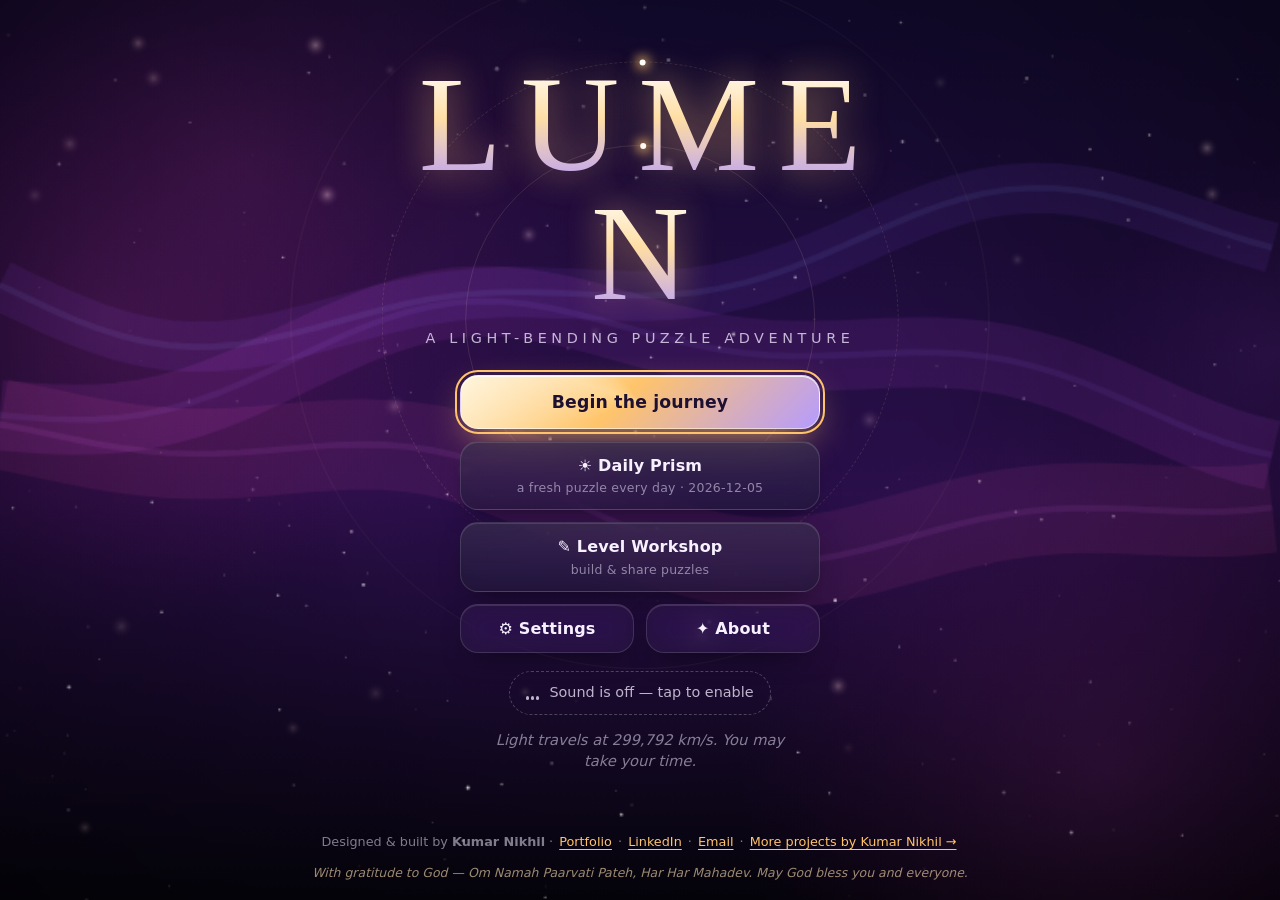
<file: index.html>
<!doctype html>
<html lang="en">
<head>
<meta charset="utf-8">
<meta name="viewport" content="width=device-width, initial-scale=1, viewport-fit=cover">
<title>Lumen — a light-bending puzzle adventure</title>
<meta name="description" content="Bend beams of light through 40 handcrafted puzzles across five worlds. Mirrors, prisms, portals, lenses and a generative soundtrack. Free, no sign-up, plays in your browser.">
<meta name="theme-color" content="#0b0820">
<meta name="color-scheme" content="dark">
<meta property="og:title" content="Lumen — a light-bending puzzle adventure">
<meta property="og:description" content="Guide beams of light through 40 puzzles across Dawn Temple, Crystal Caves, Neon City, Deep Ocean and The Void. Every lit crystal sings.">
<meta property="og:type" content="website">
<meta property="og:url" content="https://kumarnikhildeveloperaccount.github.io/lumen/">
<meta name="twitter:card" content="summary">
<meta name="apple-mobile-web-app-capable" content="yes">
<meta name="mobile-web-app-capable" content="yes">
<meta name="apple-mobile-web-app-status-bar-style" content="black-translucent">
<link rel="icon" href="favicon.svg" type="image/svg+xml">
<link rel="manifest" href="manifest.webmanifest">
<link rel="stylesheet" href="css/base.css">
<link rel="stylesheet" href="css/screens.css?v=2">
</head>
<body>
<a class="skip" href="#btn-play">Skip to game</a>
<canvas id="bg" aria-hidden="true"></canvas>
<div class="grain" aria-hidden="true"></div>

<div id="app">
  <!-- ============ TITLE ============ -->
  <section id="scr-title" class="screen active" aria-label="Title screen">
    <div class="title-wrap">
      <div class="logo-orbit" aria-hidden="true"><i></i><i></i><i></i></div>
      <h1 class="logo" id="logo" aria-label="Lumen">
        <span style="--i:0">L</span><span style="--i:1">U</span><span style="--i:2">M</span><span style="--i:3">E</span><span style="--i:4">N</span>
        <b class="logo-beam" aria-hidden="true"></b>
      </h1>
      <p class="tagline">A light-bending puzzle adventure</p>
      <div class="title-btns">
        <button id="btn-play" class="btn primary"><span class="btn-glow" aria-hidden="true"></span><span>Begin the journey</span></button>
        <button id="btn-daily" class="btn"><span>☀ Daily Prism</span><small id="daily-sub">a fresh puzzle every day</small></button>
        <button id="btn-editor" class="btn"><span>✎ Level Workshop</span><small>build &amp; share puzzles</small></button>
        <div class="row">
          <button id="btn-settings" class="btn ghost">⚙ Settings</button>
          <button id="btn-about" class="btn ghost">✦ About</button>
        </div>
      </div>
      <button id="btn-sound" class="sound-toggle" aria-pressed="false"><span class="eq" aria-hidden="true"><i></i><i></i><i></i></span><span id="btn-sound-label">Sound is off — tap to enable</span></button>
      <p class="title-quip" id="title-quip" aria-live="polite"></p>
    </div>
    <footer class="site-foot">
      <p>Designed &amp; built by <strong>Kumar Nikhil</strong> ·
        <a href="https://kumarnikhildeveloperaccount.github.io/" target="_blank" rel="noopener">Portfolio</a> ·
        <a href="https://www.linkedin.com/in/kumar-nikhil-1000a9192/" target="_blank" rel="noopener">LinkedIn</a> ·
        <a href="mailto:nkashyapnikhilnk@gmail.com">Email</a> ·
        <a href="https://kumarnikhildeveloperaccount.github.io/" target="_blank" rel="noopener">More projects by Kumar Nikhil →</a></p>
      <p class="grat">With gratitude to God — Om Namah Paarvati Pateh, Har Har Mahadev. May God bless you and everyone.</p>
    </footer>
  </section>

  <!-- ============ MAP ============ -->
  <section id="scr-map" class="screen" aria-label="World map">
    <header class="topbar">
      <button id="map-back" class="icon-btn" aria-label="Back to title">←</button>
      <h2>The Lightways</h2>
      <div class="star-total" id="star-total" aria-label="Stars collected">★ 0 / 120</div>
      <button id="map-settings" class="icon-btn" aria-label="Settings">⚙</button>
    </header>
    <div id="map-scroll" class="map-scroll">
      <div id="map-worlds" class="map-worlds"></div>
      <footer class="site-foot">
        <p>Designed &amp; built by <strong>Kumar Nikhil</strong> ·
          <a href="https://kumarnikhildeveloperaccount.github.io/" target="_blank" rel="noopener">Portfolio</a> ·
          <a href="https://www.linkedin.com/in/kumar-nikhil-1000a9192/" target="_blank" rel="noopener">LinkedIn</a> ·
          <a href="mailto:nkashyapnikhilnk@gmail.com">Email</a> ·
          <a href="https://kumarnikhildeveloperaccount.github.io/" target="_blank" rel="noopener">More projects by Kumar Nikhil →</a></p>
        <p class="grat">With gratitude to God — Om Namah Paarvati Pateh, Har Har Mahadev. May God bless you and everyone.</p>
      </footer>
    </div>
  </section>

  <!-- ============ GAME ============ -->
  <section id="scr-game" class="screen" aria-label="Puzzle">
    <header class="hud">
      <button id="g-back" class="icon-btn" aria-label="Back">←</button>
      <div class="hud-title"><span id="g-world">Dawn Temple · 1</span><strong id="g-name">First Light</strong></div>
      <div class="hud-stats" aria-live="off">
        <span class="stat"><em>Moves</em><b id="g-moves">0</b><i id="g-par">par 1</i></span>
        <span class="stat"><em>Time</em><b id="g-time">0:00</b></span>
      </div>
      <div class="hud-stars" id="g-stars" aria-label="Projected stars">★★★</div>
      <button id="g-sound" class="icon-btn" aria-label="Toggle sound">🔇</button>
      <button id="g-menu" class="icon-btn" aria-label="Settings">⚙</button>
    </header>
    <div id="stage" class="stage">
      <canvas id="board" tabindex="0" aria-label="Puzzle board. Use arrow keys to move the cursor, Enter to rotate, H for a hint."></canvas>
      <div id="lit-meter" class="lit-meter" aria-live="polite"></div>
      <div id="narrator" class="narrator" aria-live="polite"><span class="nar-orb" aria-hidden="true"></span><p id="nar-text"></p></div>
      <div id="zoom-hint" class="zoom-hint" hidden>Pinch to zoom · double-tap to reset</div>
    </div>
    <div id="tray" class="tray" aria-label="Pieces to place"></div>
    <nav class="actions" aria-label="Puzzle actions">
      <button id="a-ccw" class="act" aria-label="Rotate selected anticlockwise"><span>⟲</span><small>Left</small></button>
      <button id="a-cw" class="act" aria-label="Rotate selected clockwise"><span>⟳</span><small>Right</small></button>
      <button id="a-undo" class="act" aria-label="Undo"><span>↶</span><small>Undo</small></button>
      <button id="a-redo" class="act" aria-label="Redo"><span>↷</span><small>Redo</small></button>
      <button id="a-hint" class="act hint" aria-label="Hint"><span>✦</span><small>Hint</small></button>
      <button id="a-totray" class="act" aria-label="Return selected piece to tray" hidden><span>⤓</span><small>Tray</small></button>
      <button id="a-reset" class="act" aria-label="Restart level"><span>↺</span><small>Reset</small></button>
    </nav>
  </section>

  <!-- ============ EDITOR ============ -->
  <section id="scr-editor" class="screen" aria-label="Level workshop">
    <header class="hud">
      <button id="e-back" class="icon-btn" aria-label="Back to title">←</button>
      <div class="hud-title"><span>Level Workshop</span><strong id="e-status">Place an emitter to begin</strong></div>
      <button id="e-test" class="chip">▶ Test</button>
      <button id="e-export" class="chip">⇪ Share</button>
      <button id="e-import" class="chip">⇩ Import</button>
    </header>
    <div id="ed-palette" class="ed-palette" role="toolbar" aria-label="Piece palette"></div>
    <div id="ed-stage" class="stage">
      <canvas id="ed-board" tabindex="0" aria-label="Editor board"></canvas>
    </div>
    <div class="ed-opts">
      <label>Width <select id="ed-w"></select></label>
      <label>Height <select id="ed-h"></select></label>
      <label class="check"><input type="checkbox" id="ed-tray"> Mirrors start in tray</label>
      <input id="ed-name" type="text" maxlength="32" placeholder="Level name" aria-label="Level name">
      <button id="ed-clear" class="chip danger">Clear</button>
    </div>
  </section>
</div>

<div id="modal" class="modal" role="dialog" aria-modal="true" aria-labelledby="modal-title" hidden>
  <div class="modal-back" id="modal-back"></div>
  <div class="modal-card" id="modal-card">
    <button id="modal-x" class="modal-x" aria-label="Close">×</button>
    <div id="modal-body"></div>
  </div>
</div>
<div id="drag-ghost" class="drag-ghost" aria-hidden="true"></div>
<div id="veil" class="veil" aria-hidden="true"></div>
<div id="toast" class="toast" role="status" aria-live="polite"></div>
<noscript><div class="noscript">Lumen needs JavaScript to bend light. The photons are waiting patiently.</div></noscript>

<script src="js/util.js" defer></script>
<script src="js/engine.js" defer></script>
<script src="js/generator.js" defer></script>
<script src="js/levels.js" defer></script>
<script src="js/audio.js" defer></script>
<script src="js/bg.js" defer></script>
<script src="js/pieces.js" defer></script>
<script src="js/render.js" defer></script>
<script src="js/input.js" defer></script>
<script src="js/game.js" defer></script>
<script src="js/ui.js" defer></script>
<script src="js/editor.js" defer></script>
<script src="js/main.js" defer></script>
</body>
</html>
</file>
<file: css/base.css>
/* Lumen — base.css : tokens, reset, shared components (buttons, modal, toast, veil) */
:root {
  --bg: #0b0820;
  --ink: #f7f1ff;
  --ink2: rgba(242, 234, 255, .76);
  --ink3: rgba(242, 234, 255, .52);
  --accent: #ffc46b;
  --accent2: #b59bff;
  --glass: rgba(20, 14, 42, .62);
  --glass2: rgba(40, 28, 78, .5);
  --line: rgba(255, 255, 255, .13);
  --line2: rgba(255, 255, 255, .24);
  --r: 18px;
  --sat: env(safe-area-inset-top, 0px);
  --sar: env(safe-area-inset-right, 0px);
  --sab: env(safe-area-inset-bottom, 0px);
  --sal: env(safe-area-inset-left, 0px);
  --vh: 100vh;
  --font: "Avenir Next", "Segoe UI Variable Text", "Segoe UI", system-ui, -apple-system, BlinkMacSystemFont, Roboto, "Helvetica Neue", "Noto Sans", Ubuntu, Arial, sans-serif;
  --serif: "Iowan Old Style", "Palatino Linotype", Palatino, "Book Antiqua", "URW Palladio L", Georgia, "Times New Roman", serif;
  --mono: ui-monospace, "SF Mono", "Cascadia Mono", Consolas, "Liberation Mono", Menlo, monospace;
  --ease: cubic-bezier(.2, .8, .2, 1);
  --spring: cubic-bezier(.34, 1.56, .64, 1);
}
@supports (height: 100dvh) { :root { --vh: 100dvh; } }

html[data-theme="title"] { --accent: #ffc46b; --accent2: #b59bff; }
html[data-theme="dawn"] { --accent: #ffc46b; --accent2: #ff7aa2; }
html[data-theme="caves"] { --accent: #a99bff; --accent2: #6be0ff; }
html[data-theme="city"] { --accent: #ff5cd1; --accent2: #5cf2ff; }
html[data-theme="ocean"] { --accent: #4dd8ff; --accent2: #7affd4; }
html[data-theme="void"] { --accent: #c6b8ff; --accent2: #ffd6a0; }

*, *::before, *::after { box-sizing: border-box; }
html, body { margin: 0; padding: 0; height: 100%; }
html { background: var(--bg); -webkit-text-size-adjust: 100%; text-size-adjust: 100%; }
body {
  color: var(--ink); font-family: var(--font); font-size: 16px; line-height: 1.45;
  overflow: hidden; overscroll-behavior: none; -webkit-font-smoothing: antialiased;
  min-height: 100vh; min-height: 100dvh;
}
button, input, select, textarea { font: inherit; color: inherit; }
button { cursor: pointer; -webkit-tap-highlight-color: transparent; touch-action: manipulation; border: 0; background: none; padding: 0; }
a { color: var(--accent); text-underline-offset: 3px; }
a:hover { color: #fff; }
img { max-width: 100%; }
[hidden] { display: none !important; }
:focus { outline: none; }
:focus-visible { outline: 2px solid var(--accent); outline-offset: 3px; border-radius: 12px; }
::selection { background: rgba(255, 196, 107, .35); }

.skip { position: fixed; left: 12px; top: -60px; z-index: 100; padding: 10px 16px; border-radius: 12px; background: #fff; color: #120a2e; font-weight: 700; transition: top .2s; }
.skip:focus { top: calc(var(--sat) + 10px); }

#bg { position: fixed; top: 0; left: 0; width: 100%; height: 100%; height: var(--vh); z-index: 0; display: block; }
.grain {
  position: fixed; top: 0; left: 0; right: 0; bottom: 0; z-index: 1; pointer-events: none; opacity: .09; mix-blend-mode: overlay;
  background-image: url("data:image/svg+xml;utf8,<svg xmlns='http://www.w3.org/2000/svg' width='160' height='160'><filter id='n'><feTurbulence type='fractalNoise' baseFrequency='.85' numOctaves='3' stitchTiles='stitch'/><feColorMatrix values='0 0 0 0 1  0 0 0 0 1  0 0 0 0 1  0 0 0 .9 0'/></filter><rect width='100%' height='100%' filter='url(%23n)'/></svg>");
}
html.low .grain { display: none; }

#app { position: fixed; top: 0; left: 0; width: 100%; height: 100vh; height: var(--vh); z-index: 2; overflow: hidden; }
.screen {
  position: absolute; top: 0; left: 0; right: 0; bottom: 0; display: flex; flex-direction: column;
  padding: calc(var(--sat) + 8px) calc(var(--sar) + 10px) calc(var(--sab) + 8px) calc(var(--sal) + 10px);
  opacity: 0; visibility: hidden; pointer-events: none;
  transition: opacity .55s var(--ease), visibility 0s linear .55s;
}
.screen.active { opacity: 1; visibility: visible; pointer-events: auto; transition: opacity .55s var(--ease), visibility 0s; }

/* ---------- buttons ---------- */
.btn {
  position: relative; display: flex; flex-direction: column; align-items: center; justify-content: center; gap: 2px;
  min-height: 54px; padding: 12px 22px; border-radius: 18px; overflow: hidden; isolation: isolate;
  background: linear-gradient(180deg, rgba(255, 255, 255, .1), rgba(255, 255, 255, .03)), var(--glass);
  border: 1px solid var(--line); color: var(--ink); font-weight: 650; letter-spacing: .01em;
  box-shadow: 0 10px 30px -14px rgba(0, 0, 0, .7), inset 0 1px 0 rgba(255, 255, 255, .12);
  -webkit-backdrop-filter: blur(14px) saturate(140%); backdrop-filter: blur(14px) saturate(140%);
  transition: transform .25s var(--spring), border-color .25s, box-shadow .3s, background .3s;
}
.btn::after { /* light sweep micro-interaction */
  content: ""; position: absolute; top: 0; bottom: 0; left: -60%; width: 40%; z-index: -1; pointer-events: none;
  background: linear-gradient(100deg, transparent, rgba(255, 255, 255, .18), transparent); transform: skewX(-18deg); opacity: 0;
}
.btn small { font-weight: 450; font-size: .78rem; color: var(--ink3); letter-spacing: .02em; }
.btn:active { transform: scale(.965); }
.btn:active::after, .btn:focus-visible::after { opacity: 1; animation: sweep .7s var(--ease); }
@media (hover: hover) {
  .btn:hover { transform: translateY(-2px); border-color: var(--line2); box-shadow: 0 16px 36px -14px rgba(0, 0, 0, .8), 0 0 0 1px rgba(255, 255, 255, .06), 0 0 30px -8px var(--accent); }
  .btn:hover::after { opacity: 1; animation: sweep .9s var(--ease); }
}
@keyframes sweep { from { left: -60%; } to { left: 130%; } }
.btn.primary {
  color: #1d1030; border-color: rgba(255, 255, 255, .5);
  background: linear-gradient(135deg, #fff3d6 0%, var(--accent) 45%, var(--accent2) 100%);
  box-shadow: 0 14px 40px -12px var(--accent), inset 0 1px 0 rgba(255, 255, 255, .8);
  font-size: 1.08rem; font-weight: 780;
}
.btn.primary small { color: rgba(29, 16, 48, .7); }
.btn-glow { position: absolute; top: -40%; left: -20%; width: 140%; height: 180%; z-index: -1; pointer-events: none;
  background: conic-gradient(from 0deg, transparent 0 70%, rgba(255, 255, 255, .55) 80%, transparent 90%); animation: spin 5s linear infinite; mix-blend-mode: soft-light; }
.btn.ghost { background: rgba(255, 255, 255, .04); }
.btn[disabled] { opacity: .45; pointer-events: none; }

.icon-btn {
  flex: none; display: inline-grid; place-items: center; width: 44px; height: 44px; border-radius: 14px; font-size: 1.15rem;
  background: var(--glass); border: 1px solid var(--line); color: var(--ink);
  -webkit-backdrop-filter: blur(10px); backdrop-filter: blur(10px);
  transition: transform .2s var(--spring), border-color .2s, background .2s;
}
.icon-btn:active { transform: scale(.9); background: var(--glass2); }
@media (hover: hover) { .icon-btn:hover { border-color: var(--accent); transform: translateY(-1px); } }

.chip {
  display: inline-flex; align-items: center; justify-content: center; gap: 6px; min-height: 44px; padding: 8px 16px; border-radius: 999px;
  background: var(--glass); border: 1px solid var(--line); font-weight: 650; font-size: .92rem; white-space: nowrap;
  transition: transform .2s var(--spring), border-color .2s, background .2s, box-shadow .3s;
}
.chip:active { transform: scale(.94); }
@media (hover: hover) { .chip:hover { border-color: var(--accent); box-shadow: 0 0 22px -8px var(--accent); } }
.chip.danger { color: #ffb4c0; border-color: rgba(255, 110, 140, .35); }

/* ---------- modal ---------- */
.modal { position: fixed; top: 0; left: 0; right: 0; bottom: 0; z-index: 50; display: grid; place-items: center;
  padding: calc(var(--sat) + 14px) calc(var(--sar) + 12px) calc(var(--sab) + 14px) calc(var(--sal) + 12px); }
.modal-back { position: absolute; top: 0; left: 0; right: 0; bottom: 0; background: radial-gradient(circle at 50% 40%, rgba(30, 16, 60, .55), rgba(2, 1, 8, .82));
  -webkit-backdrop-filter: blur(6px); backdrop-filter: blur(6px); }
.modal-card {
  position: relative; width: min(560px, 100%); max-height: calc(var(--vh) - var(--sat) - var(--sab) - 28px); overflow: auto; overscroll-behavior: contain;
  padding: 30px 24px 24px; border-radius: 26px;
  background: linear-gradient(160deg, rgba(60, 40, 110, .55), rgba(14, 10, 32, .92) 55%), rgba(10, 8, 24, .9);
  border: 1px solid var(--line2);
  box-shadow: 0 40px 100px -30px rgba(0, 0, 0, .9), 0 0 0 1px rgba(255, 255, 255, .04), 0 0 80px -30px var(--accent), inset 0 1px 0 rgba(255, 255, 255, .15);
  -webkit-backdrop-filter: blur(20px) saturate(150%); backdrop-filter: blur(20px) saturate(150%);
}
.modal.open .modal-back { animation: fade .4s var(--ease) both; }
.modal.open .modal-card { animation: cardIn .6s var(--spring) both; }
@keyframes fade { from { opacity: 0; } }
@keyframes cardIn { from { opacity: 0; transform: translateY(26px) scale(.94) rotateX(8deg); filter: blur(6px); } }
.modal-x { position: absolute; top: 10px; right: 10px; width: 44px; height: 44px; border-radius: 50%; font-size: 1.6rem; line-height: 1; color: var(--ink2); z-index: 2;
  transition: transform .25s var(--spring), background .2s; }
.modal-x:active { transform: rotate(90deg) scale(.9); }
@media (hover: hover) { .modal-x:hover { background: rgba(255, 255, 255, .08); transform: rotate(90deg); } }
.modal h2 { font-family: var(--serif); font-weight: 600; font-size: clamp(1.6rem, 5vw, 2.2rem); margin: 0 0 12px; line-height: 1.1; letter-spacing: .01em; }
.modal h3 { margin: 22px 0 8px; font-size: .78rem; letter-spacing: .16em; text-transform: uppercase; color: var(--accent); }
.modal p { color: var(--ink2); margin: 0 0 12px; }
.kicker { margin: 0 0 6px !important; font-size: .74rem !important; letter-spacing: .2em; text-transform: uppercase; color: var(--accent) !important; font-weight: 700; }
.muted { color: var(--ink3) !important; font-size: .9rem; }
.mbtns { display: flex; flex-wrap: wrap; gap: 10px; justify-content: center; margin-top: 18px; }
.mbtns .btn { flex: 1 1 150px; }
.mbtns.left { justify-content: flex-start; margin-top: 8px; }
.code { display: block; width: 100%; margin: 6px 0 10px; padding: 12px; border-radius: 14px; border: 1px solid var(--line2); background: rgba(0, 0, 0, .35);
  font-family: var(--mono); font-size: .8rem; word-break: break-all; resize: vertical; color: #e8ddff; }
.lbl { display: block; font-size: .78rem; letter-spacing: .1em; text-transform: uppercase; color: var(--ink3); margin-top: 8px; }
.warn { color: #ffd08a !important; }
kbd { display: inline-block; min-width: 1.6em; padding: 0 .4em; border-radius: 6px; border: 1px solid var(--line2); border-bottom-width: 2px; font-family: var(--mono); font-size: .78em; text-align: center; background: rgba(255, 255, 255, .06); }

/* ---------- toast, veil, ghost ---------- */
.toast {
  position: fixed; left: 50%; bottom: calc(var(--sab) + 22px); z-index: 60; max-width: min(92vw, 460px);
  padding: 12px 18px; border-radius: 16px; background: rgba(16, 10, 36, .92); border: 1px solid var(--line2); color: var(--ink);
  box-shadow: 0 20px 50px -20px #000, 0 0 30px -12px var(--accent); font-size: .94rem; text-align: center;
  transform: translate(-50%, 140%); opacity: 0; transition: transform .5s var(--spring), opacity .3s; pointer-events: none;
}
.toast.show { transform: translate(-50%, 0); opacity: 1; }
.veil { position: fixed; top: 0; left: 0; right: 0; bottom: 0; z-index: 40; pointer-events: none; opacity: 0;
  background: radial-gradient(circle at 50% 50%, #fff8e6 0, var(--accent) 8%, #2a1450 30%, #05030c 62%); }
.veil.in { animation: veilIn .43s var(--ease) forwards; pointer-events: auto; }
.veil.out { animation: veilOut .6s var(--ease) forwards; }
@keyframes veilIn { from { opacity: 0; transform: scale(1.4); filter: blur(10px); } to { opacity: 1; transform: scale(1); filter: blur(0); } }
@keyframes veilOut { from { opacity: 1; transform: scale(1); } to { opacity: 0; transform: scale(2.2); } }
.drag-ghost { position: fixed; left: 0; top: 0; z-index: 45; width: 64px; height: 64px; pointer-events: none; opacity: 0; transition: opacity .15s;
  filter: drop-shadow(0 10px 18px rgba(0, 0, 0, .6)) drop-shadow(0 0 14px var(--accent)); }
.drag-ghost.show { opacity: .95; }
.drag-ghost img { width: 64px; height: 64px; display: block; }
.noscript { position: fixed; top: 0; left: 0; right: 0; bottom: 0; z-index: 99; display: grid; place-items: center; padding: 30px; text-align: center; background: #0b0820; color: #fff; font-size: 1.2rem; }

@keyframes spin { to { transform: rotate(360deg); } }
@keyframes floaty { 50% { transform: translateY(-6px); } }

/* disco easter egg */
html.disco .btn.primary { animation: disco 2s linear infinite; }
html.disco .logo span { animation: disco 1.6s linear infinite !important; }
@keyframes disco { to { filter: hue-rotate(360deg); } }

/* reduced motion: system preference or in-game setting */
html.rm *, html.rm *::before, html.rm *::after { animation-duration: .01ms !important; animation-iteration-count: 1 !important; transition-duration: .01ms !important; scroll-behavior: auto !important; }
@media (prefers-reduced-motion: reduce) {
  html:not(.motion-full) *, html:not(.motion-full) *::before, html:not(.motion-full) *::after { scroll-behavior: auto !important; }
}
</file>
<file: css/screens.css>
/* Lumen — screens.css : title, world map, game HUD/board/tray/actions, workshop, modal content */

/* =================== TITLE =================== */
#scr-title { overflow-y: auto; overflow-x: hidden; align-items: center; }
.title-wrap { position: relative; flex: 1 0 auto; width: min(520px, 100%); display: flex; flex-direction: column; align-items: center; justify-content: center; padding: 28px 0 18px; text-align: center; }
.logo-orbit { position: absolute; top: 50%; left: 50%; width: min(130vw, 760px); height: min(130vw, 760px); transform: translate(-50%, -62%); pointer-events: none; z-index: -1; }
.logo-orbit i { position: absolute; top: 50%; left: 50%; border-radius: 50%; border: 1px solid rgba(255, 220, 170, .12); transform: translate(-50%, -50%); animation: orbit 26s linear infinite; }
.logo-orbit i::after { content: ""; position: absolute; top: -3px; left: 50%; width: 6px; height: 6px; border-radius: 50%; background: #fff; box-shadow: 0 0 12px 3px var(--accent); }
.logo-orbit i:nth-child(1) { width: 46%; height: 46%; }
.logo-orbit i:nth-child(2) { width: 68%; height: 68%; animation-duration: 40s; animation-direction: reverse; border-style: dashed; }
.logo-orbit i:nth-child(3) { width: 92%; height: 92%; animation-duration: 64s; opacity: .6; }
@keyframes orbit { to { transform: translate(-50%, -50%) rotate(360deg); } }

.logo { position: relative; margin: 0; font-family: var(--serif); font-weight: 500; font-size: clamp(4rem, 21vw, 8.5rem); line-height: .95; letter-spacing: .14em; padding-left: .14em; user-select: none; -webkit-user-select: none; cursor: default; touch-action: manipulation; }
.logo span { display: inline-block; background: linear-gradient(180deg, #fffaf0 10%, #ffe1a8 45%, var(--accent2) 100%); -webkit-background-clip: text; background-clip: text; color: transparent;
  text-shadow: 0 0 40px rgba(255, 200, 130, .25); filter: drop-shadow(0 0 18px rgba(255, 196, 107, .35));
  animation: letterIn 1.3s var(--ease) both, glowPulse 5s ease-in-out infinite; animation-delay: calc(var(--i) * .11s), calc(1.3s + var(--i) * .3s); }
.logo span.pop { animation: pop .5s var(--spring); }
@keyframes letterIn { from { opacity: 0; transform: translateY(40px) rotateX(70deg); filter: blur(12px); } }
@keyframes glowPulse { 50% { filter: drop-shadow(0 0 30px rgba(255, 220, 160, .7)); } }
@keyframes pop { 40% { transform: translateY(-14px) scale(1.15) rotate(-6deg); } }
.logo-beam { position: absolute; left: -10%; right: -10%; top: 52%; height: 2px; background: linear-gradient(90deg, transparent, #fff 50%, transparent); opacity: .0;
  box-shadow: 0 0 18px 4px rgba(255, 220, 160, .6); animation: beam 6s 1.6s ease-in-out infinite; pointer-events: none; }
@keyframes beam { 0%, 100% { opacity: 0; transform: scaleX(.1) rotate(-4deg); } 12% { opacity: .9; transform: scaleX(1) rotate(-4deg); } 26% { opacity: 0; transform: scaleX(1.1) rotate(-4deg); } }
.tagline { margin: 10px 0 26px; color: var(--ink2); letter-spacing: .32em; text-transform: uppercase; font-size: clamp(.7rem, 2.8vw, .9rem); animation: fade 1.4s .8s both; }
.title-btns { width: min(360px, 100%); display: flex; flex-direction: column; gap: 12px; animation: rise 1s .9s var(--ease) both; }
.title-btns .row { display: flex; gap: 12px; }
.title-btns .row .btn { flex: 1; min-height: 48px; }
@keyframes rise { from { opacity: 0; transform: translateY(24px); } }
.sound-toggle { margin-top: 18px; display: inline-flex; align-items: center; gap: 10px; min-height: 44px; padding: 8px 16px; border-radius: 999px; border: 1px dashed var(--line2); color: var(--ink2); font-size: .9rem; animation: fade 1s 1.4s both; transition: border-color .2s, color .2s; }
.sound-toggle.on { border-style: solid; border-color: var(--accent); color: var(--ink); }
.eq { display: inline-flex; align-items: flex-end; gap: 2px; height: 14px; }
.eq i { width: 3px; height: 4px; border-radius: 2px; background: currentColor; }
.sound-toggle.on .eq i { background: var(--accent); animation: eq .9s ease-in-out infinite; }
.sound-toggle.on .eq i:nth-child(2) { animation-delay: -.3s; } .sound-toggle.on .eq i:nth-child(3) { animation-delay: -.6s; }
@keyframes eq { 50% { height: 14px; } }
.title-quip { min-height: 2.8em; max-width: 34ch; margin: 14px auto 0; color: var(--ink3); font-style: italic; font-size: .92rem; }
.title-quip.in { animation: quip .8s var(--ease); }
@keyframes quip { from { opacity: 0; transform: translateY(8px); filter: blur(4px); } }

.site-foot { flex: none; width: 100%; max-width: 760px; margin: 0 auto; padding: 14px 8px 4px; text-align: center; font-size: .8rem; color: var(--ink3); }
.site-foot p { margin: 0 0 6px; }
.site-foot a { display: inline-block; padding: 6px 2px; }
.grat { font-size: .78rem; color: rgba(255, 226, 180, .6) !important; font-style: italic; }

/* =================== TOP BARS =================== */
.topbar, .hud { flex: none; display: flex; align-items: center; gap: 8px; min-height: 52px; animation: drop .7s var(--ease) both; }
@keyframes drop { from { opacity: 0; transform: translateY(-16px); } }
.topbar h2 { flex: 1; margin: 0; font-family: var(--serif); font-weight: 600; font-size: clamp(1.2rem, 4.6vw, 1.7rem); text-align: center; letter-spacing: .03em; }
.star-total { padding: 8px 12px; border-radius: 999px; background: var(--glass); border: 1px solid var(--line); color: #ffe09a; font-weight: 700; font-size: .88rem; white-space: nowrap; }

/* =================== MAP =================== */
.map-scroll { flex: 1; min-height: 0; overflow-y: auto; overflow-x: hidden; -webkit-overflow-scrolling: touch; margin: 6px -10px 0; padding: 4px 10px 10px; scroll-behavior: smooth; }
.map-worlds { width: min(900px, 100%); margin: 0 auto; display: flex; flex-direction: column; gap: 22px; }
.world { position: relative; border-radius: 26px; padding: 18px 16px 8px; overflow: hidden; isolation: isolate;
  background: linear-gradient(160deg, color-mix(in srgb, var(--accent) 16%, transparent), rgba(10, 8, 26, .7) 60%);
  background: linear-gradient(160deg, rgba(255, 255, 255, .07), rgba(10, 8, 26, .72) 60%);
  border: 1px solid var(--line); box-shadow: 0 24px 60px -30px #000, inset 0 1px 0 rgba(255, 255, 255, .1);
  animation: rise .8s var(--ease) both; animation-delay: calc(var(--wd) * .09s); }
.world::before { content: ""; position: absolute; top: -40%; right: -20%; width: 70%; height: 120%; z-index: -1; border-radius: 50%;
  background: radial-gradient(closest-side, var(--accent), transparent); opacity: .22; filter: blur(10px); animation: floaty 9s ease-in-out infinite; }
.world.locked { filter: saturate(.25) brightness(.75); }
.world-head { display: flex; align-items: flex-start; justify-content: space-between; gap: 12px; }
.world-num { font-size: .72rem; letter-spacing: .18em; text-transform: uppercase; color: var(--accent); font-weight: 700; }
.world h3 { margin: 2px 0 2px; font-family: var(--serif); font-size: clamp(1.35rem, 5vw, 1.9rem); font-weight: 600; }
.world-head p { margin: 0; color: var(--ink2); font-size: .9rem; }
.lock-note { font-size: .8rem; color: var(--ink3); text-align: right; max-width: 12em; }
.trail { position: relative; height: clamp(230px, 46vw, 300px); margin: 8px 0 4px; }
.trail svg { position: absolute; top: 0; left: 0; width: 100%; height: 100%; overflow: visible; }
.trail path { fill: none; stroke-linecap: round; }
.trail-base { stroke: rgba(255, 255, 255, .14); stroke-width: 6; stroke-dasharray: 2 10; }
.trail-lit { stroke: var(--accent); stroke-width: 4; filter: drop-shadow(0 0 6px var(--accent)); opacity: .85; }
.trail-spark { stroke: #fff; stroke-width: 2; stroke-dasharray: 1 14; animation: flow 1.6s linear infinite; }
@keyframes flow { to { stroke-dashoffset: -30; } }
.node { position: absolute; width: 58px; height: 58px; margin: -29px 0 0 -29px; border-radius: 50%; display: grid; place-items: center;
  transition: transform .3s var(--spring); animation: nodeIn .7s var(--spring) both; animation-delay: calc(var(--wd) * .09s + var(--k) * .05s + .2s); }
@keyframes nodeIn { from { opacity: 0; transform: scale(.2); } }
.node-gem { position: absolute; top: 0; left: 0; right: 0; bottom: 0; border-radius: 50%;
  background: radial-gradient(circle at 35% 30%, rgba(255, 255, 255, .5), transparent 40%), radial-gradient(circle, rgba(30, 22, 60, .95) 55%, rgba(20, 14, 40, .95));
  border: 2px solid rgba(255, 255, 255, .25); box-shadow: 0 8px 18px -6px #000; transition: box-shadow .3s, border-color .3s; }
.node b { position: relative; font-size: 1.1rem; font-weight: 800; }
.node.done .node-gem { background: radial-gradient(circle at 35% 30%, rgba(255, 255, 255, .8), transparent 40%), radial-gradient(circle, var(--accent) 0, rgba(40, 20, 60, .95) 95%); border-color: var(--accent); box-shadow: 0 0 22px -2px var(--accent); }
.node.done b { color: #1d1030; }
.node.perfect .node-gem { box-shadow: 0 0 26px 2px var(--accent), 0 0 0 4px rgba(255, 240, 200, .18); }
.node.current .node-gem { border-color: #fff; animation: beacon 1.8s ease-in-out infinite; }
.node.current::after { content: ""; position: absolute; top: -8px; left: -8px; right: -8px; bottom: -8px; border-radius: 50%; border: 2px solid var(--accent); animation: ripple 1.8s ease-out infinite; pointer-events: none; }
@keyframes beacon { 50% { box-shadow: 0 0 30px 4px var(--accent); } }
@keyframes ripple { from { opacity: .9; transform: scale(.8); } to { opacity: 0; transform: scale(1.5); } }
.node.locked { cursor: not-allowed; } .node.locked .node-gem { opacity: .55; } .node.locked b { font-size: .9rem; }
.node .nstars { position: absolute; top: 100%; margin-top: 2px; font-size: .72rem; letter-spacing: 1px; color: #ffe09a; white-space: nowrap; text-shadow: 0 1px 3px #000; }
.node .nname { position: absolute; bottom: 100%; margin-bottom: 4px; padding: 3px 8px; border-radius: 8px; background: rgba(8, 6, 20, .9); font-size: .72rem; white-space: nowrap; opacity: 0; transform: translateY(4px); transition: opacity .2s, transform .2s; pointer-events: none; }
.node:focus-visible .nname, .node:active .nname { opacity: 1; transform: none; }
@media (hover: hover) { .node:hover { transform: scale(1.1); } .node:hover .nname { opacity: 1; transform: none; } }
.node:active { transform: scale(.92); }
.node.shake { animation: shake .45s; }
@keyframes shake { 20%, 60% { transform: translateX(-5px); } 40%, 80% { transform: translateX(5px); } }

/* =================== GAME =================== */
#scr-game, #scr-editor { padding-bottom: calc(var(--sab) + 6px); }
.hud-title { flex: 1 1 auto; min-width: 0; display: flex; flex-direction: column; line-height: 1.15; }
.hud-title span { font-size: .7rem; letter-spacing: .14em; text-transform: uppercase; color: var(--accent); font-weight: 700; white-space: nowrap; overflow: hidden; text-overflow: ellipsis; }
.hud-title strong { font-family: var(--serif); font-size: clamp(1.05rem, 3.8vw, 1.4rem); font-weight: 600; white-space: nowrap; overflow: hidden; text-overflow: ellipsis; }
.hud-stats { display: flex; gap: 6px; }
.stat { display: grid; grid-template-columns: auto auto; align-items: baseline; column-gap: 6px; padding: 6px 10px; border-radius: 12px; background: var(--glass); border: 1px solid var(--line); min-height: 44px; align-content: center; }
.stat em { grid-column: 1 / -1; font-style: normal; font-size: .6rem; letter-spacing: .14em; text-transform: uppercase; color: var(--ink3); }
.stat b { font-variant-numeric: tabular-nums; font-size: 1.05rem; }
.stat i { font-style: normal; font-size: .7rem; color: var(--ink3); }
.hud-stars { padding: 0 6px; font-size: 1.1rem; letter-spacing: 2px; color: rgba(255, 255, 255, .25); white-space: nowrap; }
.hud-stars .on { color: #ffd77a; text-shadow: 0 0 12px rgba(255, 200, 90, .8); }
.hud-stars.drop { animation: starDrop .6s var(--spring); }
@keyframes starDrop { 30% { transform: scale(.8) rotate(-6deg); color: #ff8a8a; } }

.stage { position: relative; flex: 1 1 auto; min-height: 0; margin: 6px 0; border-radius: 22px; overflow: hidden; }
.stage canvas { position: absolute; top: 0; left: 0; display: block; touch-action: none; -webkit-user-select: none; user-select: none; -webkit-touch-callout: none; }
.stage canvas:focus-visible { outline: 2px solid var(--accent); outline-offset: -2px; border-radius: 22px; }
.lit-meter { position: absolute; left: 50%; bottom: 8px; transform: translateX(-50%); display: flex; align-items: center; gap: 6px; padding: 5px 12px; border-radius: 999px;
  background: rgba(8, 6, 20, .6); border: 1px solid var(--line); font-size: .74rem; color: var(--ink2); pointer-events: none; white-space: nowrap; -webkit-backdrop-filter: blur(6px); backdrop-filter: blur(6px); }
.lm { width: 10px; height: 10px; transform: rotate(45deg); border-radius: 2px; border: 1.5px solid var(--c); opacity: .6; transition: background .3s, box-shadow .3s, opacity .3s, transform .4s var(--spring); }
.lm.on { background: var(--c); box-shadow: 0 0 10px var(--c); opacity: 1; transform: rotate(45deg) scale(1.2); }
.lm.bad { border-color: #ff6a7a; animation: shake .5s; }
.narrator { position: absolute; top: 8px; left: 50%; width: min(560px, calc(100% - 16px)); transform: translate(-50%, -12px); display: flex; align-items: flex-start; gap: 10px;
  padding: 10px 14px; border-radius: 16px; background: rgba(10, 8, 26, .82); border: 1px solid var(--line2); box-shadow: 0 16px 40px -18px #000;
  opacity: 0; pointer-events: none; transition: opacity .35s, transform .5s var(--spring); -webkit-backdrop-filter: blur(10px); backdrop-filter: blur(10px); }
.narrator.show { opacity: 1; transform: translate(-50%, 0); pointer-events: auto; cursor: pointer; }
.narrator p { margin: 0; font-size: .9rem; color: var(--ink); }
.nar-orb { flex: none; width: 22px; height: 22px; margin-top: 1px; border-radius: 50%; background: radial-gradient(circle at 35% 35%, #fff, var(--accent) 45%, var(--accent2)); box-shadow: 0 0 14px var(--accent); animation: floaty 3s ease-in-out infinite; }
.zoom-hint { position: absolute; bottom: 44px; left: 50%; transform: translateX(-50%); padding: 6px 12px; border-radius: 999px; background: rgba(8, 6, 20, .75); font-size: .78rem; color: var(--ink2); pointer-events: none; animation: fade .5s; white-space: nowrap; }

.tray { flex: none; display: flex; align-items: center; gap: 8px; min-height: 70px; padding: 6px 10px; border-radius: 18px; background: rgba(10, 8, 26, .55); border: 1px solid var(--line); overflow-x: auto; overflow-y: hidden; animation: rise .6s var(--ease) both; }
.tray.empty { display: none; }
.tray-label { flex: none; writing-mode: vertical-rl; transform: rotate(180deg); font-size: .62rem; letter-spacing: .2em; text-transform: uppercase; color: var(--accent); font-weight: 700; }
.tray-none { color: var(--ink3); font-size: .85rem; font-style: italic; padding: 0 6px; }
.tray-item { flex: none; position: relative; display: flex; flex-direction: column; align-items: center; justify-content: center; width: 64px; height: 58px; border-radius: 14px; background: var(--glass2); border: 1px solid var(--line); touch-action: none; transition: transform .25s var(--spring), border-color .2s, box-shadow .3s; }
.tray-item img { width: 38px; height: 38px; pointer-events: none; -webkit-user-drag: none; }
.tray-item small { font-size: .62rem; color: var(--ink2); pointer-events: none; }
.tray-item.sel { border-color: var(--accent); box-shadow: 0 0 18px -2px var(--accent); transform: translateY(-3px); }
.tray-item:active { transform: scale(.92); }
@media (hover: hover) { .tray-item:hover { border-color: var(--line2); transform: translateY(-2px); } }

.actions { flex: none; display: grid; grid-auto-flow: column; grid-auto-columns: minmax(0, 1fr); gap: 6px; margin-top: 6px; animation: rise .6s .1s var(--ease) both; }
.act { display: flex; flex-direction: column; align-items: center; justify-content: center; gap: 0; min-height: 54px; padding: 4px 2px; border-radius: 16px; background: var(--glass); border: 1px solid var(--line); color: var(--ink);
  transition: transform .2s var(--spring), border-color .2s, background .2s, opacity .2s; -webkit-backdrop-filter: blur(10px); backdrop-filter: blur(10px); }
.act span { font-size: 1.3rem; line-height: 1.1; }
.act small { font-size: .66rem; color: var(--ink3); letter-spacing: .04em; }
.act:active { transform: scale(.9); background: var(--glass2); }
.act.dim { opacity: .55; }
.act.hint { border-color: rgba(255, 210, 130, .4); }
.act.hint span { color: #ffd77a; text-shadow: 0 0 12px rgba(255, 200, 100, .8); }
@media (hover: hover) { .act:hover { border-color: var(--accent); transform: translateY(-2px); } }

/* =================== EDITOR =================== */
.hud .chip { flex: none; }
.ed-palette { flex: none; display: flex; gap: 6px; overflow-x: auto; padding: 6px 2px; margin-top: 4px; scrollbar-width: thin; }
.pal { flex: none; display: flex; flex-direction: column; align-items: center; justify-content: center; width: 60px; min-height: 60px; border-radius: 14px; background: var(--glass); border: 1px solid var(--line); transition: transform .2s var(--spring), border-color .2s, box-shadow .2s; }
.pal img { width: 34px; height: 34px; pointer-events: none; }
.pal small { font-size: .6rem; color: var(--ink2); }
.pal-x { font-size: 1.4rem; line-height: 34px; }
.pal.on { border-color: var(--accent); box-shadow: 0 0 16px -3px var(--accent); transform: translateY(-2px); }
.pal-sep { flex: none; width: 1px; margin: 6px 4px; background: var(--line2); }
.swatch { flex: none; width: 44px; min-height: 60px; display: grid; place-items: center; border-radius: 12px; transition: transform .2s var(--spring); }
.swatch i { width: 24px; height: 24px; border-radius: 50%; background: var(--c); box-shadow: 0 0 10px var(--c); border: 2px solid rgba(255, 255, 255, .3); transition: transform .25s var(--spring); }
.swatch.on i { transform: scale(1.25); border-color: #fff; }
.swatch:active i { transform: scale(.85); }
.ed-opts { flex: none; display: flex; flex-wrap: wrap; align-items: center; gap: 8px 12px; padding: 4px 2px; font-size: .88rem; }
.ed-opts label { display: inline-flex; align-items: center; gap: 6px; min-height: 44px; color: var(--ink2); }
.ed-opts select, .ed-opts input[type="text"] { min-height: 40px; padding: 6px 10px; border-radius: 12px; border: 1px solid var(--line2); background: rgba(0, 0, 0, .35); }
.ed-opts select option { background: #140e2c; }
.ed-opts input[type="text"] { flex: 1 1 140px; min-width: 0; }
.ed-opts input[type="checkbox"] { width: 22px; height: 22px; accent-color: var(--accent); }

/* =================== MODAL CONTENT =================== */
.story { text-align: center; }
.story-orb { position: relative; width: 84px; height: 84px; margin: 0 auto 14px; }
.story-orb i { position: absolute; top: 0; left: 0; right: 0; bottom: 0; border-radius: 50%; border: 1px solid var(--accent); animation: orbit2 6s linear infinite; }
.story-orb i:nth-child(1) { background: radial-gradient(circle at 40% 35%, #fff, var(--accent) 40%, transparent 70%); border: 0; animation: floaty 3s ease-in-out infinite; box-shadow: 0 0 40px var(--accent); }
.story-orb i:nth-child(2) { transform: scale(1.3) rotateX(70deg); border-style: dashed; }
.story-orb i:nth-child(3) { transform: scale(1.6) rotateY(70deg); opacity: .5; animation-duration: 9s; }
@keyframes orbit2 { to { rotate: 360deg; } }
.story-text { font-family: var(--serif); font-size: 1.08rem; line-height: 1.65; color: var(--ink) !important; }
.story-text span { display: inline-block; animation: word .6s var(--ease) both; animation-delay: calc(var(--i) * .035s + .25s); }
@keyframes word { from { opacity: 0; transform: translateY(6px); filter: blur(4px); } }
.credit-line { font-size: .9rem; }

.win { text-align: center; position: relative; }
.win-rays { position: absolute; top: -10px; left: 50%; width: 360px; height: 360px; margin-left: -180px; z-index: -1; pointer-events: none; opacity: .5;
  background: repeating-conic-gradient(from 0deg, rgba(255, 220, 150, .22) 0 6deg, transparent 6deg 18deg); -webkit-mask: radial-gradient(circle, #000 20%, transparent 65%); mask: radial-gradient(circle, #000 20%, transparent 65%); animation: spin 30s linear infinite; }
.wstars { display: flex; justify-content: center; gap: 10px; margin: 4px 0 16px; }
.wstar { font-size: 3rem; line-height: 1; color: rgba(255, 255, 255, .15); animation: starIn .7s var(--spring) both; animation-delay: calc(.35s + var(--k) * .28s); }
.wstar.on { color: #ffd77a; text-shadow: 0 0 24px rgba(255, 200, 90, .9), 0 0 4px #fff; }
.wstar:nth-child(2) { transform: translateY(-10px); font-size: 3.4rem; }
@keyframes starIn { from { opacity: 0; transform: scale(2.4) rotate(-90deg); filter: blur(6px); } }
.wstats { display: flex; justify-content: center; gap: 10px; margin: 0 0 12px; }
.wstats div { flex: 1; max-width: 130px; padding: 10px 6px; border-radius: 14px; background: rgba(255, 255, 255, .05); border: 1px solid var(--line); }
.wstats dt { font-size: .64rem; letter-spacing: .14em; text-transform: uppercase; color: var(--ink3); }
.wstats dd { margin: 2px 0 0; font-size: 1.25rem; font-weight: 750; font-variant-numeric: tabular-nums; }
.wstats small { font-size: .7rem; color: var(--ink3); font-weight: 500; }
.win-best, .win-tip { font-size: .88rem; }

.set-row { display: flex; align-items: center; justify-content: space-between; gap: 14px; min-height: 52px; padding: 6px 0; border-bottom: 1px solid rgba(255, 255, 255, .06); }
.set-row strong { display: block; font-weight: 650; }
.set-row small { display: block; color: var(--ink3); font-size: .78rem; }
.set-row.range input { flex: 1; max-width: 240px; accent-color: var(--accent); min-height: 44px; }
.switch { flex: none; position: relative; width: 58px; height: 34px; border-radius: 999px; background: rgba(255, 255, 255, .12); border: 1px solid var(--line2); transition: background .25s; }
.switch i { position: absolute; top: 3px; left: 3px; width: 26px; height: 26px; border-radius: 50%; background: #fff; box-shadow: 0 2px 8px rgba(0, 0, 0, .5); transition: transform .35s var(--spring); }
.switch.on { background: linear-gradient(90deg, var(--accent), var(--accent2)); }
.switch.on i { transform: translateX(24px); }
.seg { display: inline-flex; flex-wrap: wrap; justify-content: flex-end; gap: 4px; padding: 3px; border-radius: 14px; background: rgba(0, 0, 0, .3); border: 1px solid var(--line); }
.seg button { min-height: 40px; min-width: 44px; padding: 4px 10px; border-radius: 11px; font-size: .84rem; color: var(--ink2); transition: background .2s, color .2s; }
.seg button.on { background: var(--accent); color: #1d1030; font-weight: 700; }
.keys { margin: 0; padding-left: 18px; color: var(--ink2); font-size: .86rem; }
.keys li { margin-bottom: 6px; }

.about-list { padding-left: 18px; color: var(--ink2); font-size: .92rem; }
.about-list li { margin-bottom: 6px; }
.made { margin-top: 18px; padding: 16px; border-radius: 18px; text-align: center; background: rgba(255, 255, 255, .04); border: 1px solid var(--line); }
.made .links { display: flex; justify-content: center; flex-wrap: wrap; gap: 8px; }
.made .links a, .made .more { display: inline-flex; align-items: center; min-height: 44px; padding: 0 14px; border-radius: 999px; border: 1px solid var(--line2); text-decoration: none; }
.made .more { border-color: var(--accent); }

/* =================== RESPONSIVE =================== */
@media (max-width: 600px) {
  .hud { flex-wrap: wrap; row-gap: 6px; }
  #g-back, #e-back { order: 0; }
  .hud-title { order: 1; flex: 1 1 calc(100% - 160px); }
  #g-sound, #g-menu { order: 2; }
  .hud-stats { order: 5; flex: 1 1 auto; }
  .stat { flex: 1; }
  .hud-stars { order: 6; }
  #scr-editor .hud-title { flex-basis: calc(100% - 56px); }
  #scr-editor .hud .chip { order: 5; flex: 1 1 0; padding: 8px 6px; font-size: .84rem; }
  .act small { font-size: .6rem; }
  .modal-card { padding: 28px 16px 18px; border-radius: 22px; }
  .wstar { font-size: 2.5rem; } .wstar:nth-child(2) { font-size: 2.9rem; }
  .set-row { flex-wrap: wrap; }
}
@media (max-width: 380px) {
  .screen { padding-left: calc(var(--sal) + 6px); padding-right: calc(var(--sar) + 6px); }
  .actions { gap: 4px; }
  .act { min-height: 50px; border-radius: 13px; }
  .act span { font-size: 1.15rem; }
  .node { width: 50px; height: 50px; margin: -25px 0 0 -25px; }
  .star-total { padding: 6px 8px; font-size: .8rem; }
}
@media (max-height: 560px) and (orientation: landscape) {
  .title-wrap { padding-top: 10px; }
  .logo { font-size: clamp(3rem, 14vh, 5rem); }
  .tagline { margin-bottom: 12px; }
  .title-btns { width: min(640px, 100%); display: grid; grid-template-columns: 1fr 1fr; }
  .title-btns .btn.primary { grid-column: 1 / -1; }
  .title-btns .row { grid-column: 1 / -1; }
  .act { min-height: 46px; } .act small { display: none; }
  .tray { min-height: 58px; } .tray-item { height: 48px; } .tray-item small { display: none; }
}
@media (min-width: 1600px) {
  body { font-size: 18px; }
  .hud, .topbar, .actions, .tray, .ed-palette, .ed-opts { width: min(1500px, 100%); margin-left: auto; margin-right: auto; }
  .actions { width: min(900px, 100%); }
  .node { width: 72px; height: 72px; margin: -36px 0 0 -36px; }
  .map-worlds { width: min(1200px, 100%); }
}
@media (min-width: 2400px) { body { font-size: 22px; } .icon-btn { width: 56px; height: 56px; } .act { min-height: 70px; } }

/* win card: the sunburst is decoration — never let it create a scrollbar */
@media (min-height: 520px) { .modal-card.win-card { overflow: hidden; } }
@media (max-height: 519px) { .win-rays { inset: 0 !important; width: auto !important; height: auto !important; } }
</file>
